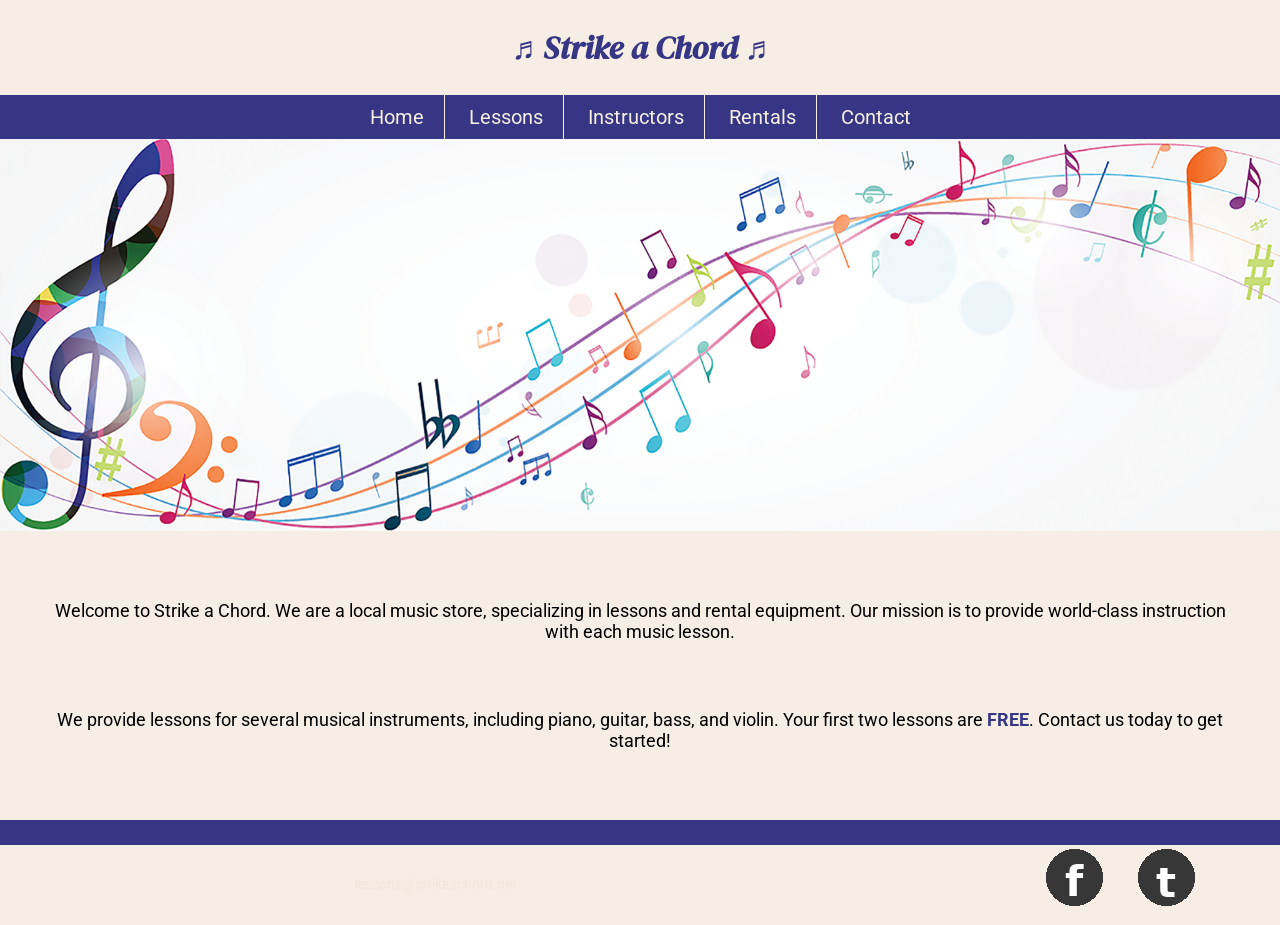
<file: index.html>
<!DOCTYPE html>
<!--
    Student Name: Antawyone Owens
    File Name: index.html
    Date: 04/28/2026
-->
<html lang="en">
<head>
    <title>Music Lessons - Rentals | Strike a Chord</title>
    <meta charset="utf-8">
    
    <meta name="description" content="Strike a Chord specializes in music lessons and music rental equipment.">
<meta name="viewport" content="width=device-width, initial-scale=1.0">

    <link rel="preconnect" href="https://fonts.googleapis.com">
    <link rel="preconnect" href="https://fonts.gstatic.com" crossorigin>
    <link href="https://fonts.googleapis.com/css2?family=DM+Serif+Display:ital@1&family=Roboto:ital,wght@0,100..900;1,100..900&display=swap" rel="stylesheet">

    <link rel="shortcut icon" href="images/favicon.ico">
    <link rel="icon" type="image/png" sizes="32x32" href="images/favicon-32.png">
    <link rel="apple-touch-icon" sizes="180x180" href="images/apple-touch-icon.png">
    <link rel="icon" sizes="192x192" href="images/android-chrome-192.png">

    <link href="css/styles.css" rel="stylesheet">
</head>

<body>
    <!-- Mobile Nav -->
    <nav class="mobile-nav">
        <div id="menu-links">
            <a href="index.html">Home</a>
            <a href="lessons.html">Lessons</a>
            <a href="instructors.html">Instructors</a>
            <a href="rentals.html">Rentals</a>
            <a href="contact.html">Contact Us</a>
        </div>
        <a class="menu-icon" onclick="hamburger()">
            <div>&#9776;</div>
        </a>
    </nav>
    <header>
        <h1>
            <span class="tab-desk">&#9836;</span>
            Strike a Chord
            <span class="tab-desk">&#9836;</span>
        </h1>
    </header>
    <nav class="tab-desk">
        <ul>
            <li><a href="index.html">Home</a></li>
            <li><a href="lessons.html">Lessons</a></li>
            <li><a href="instructors.html">Instructors</a></li>
            <li><a href="rentals.html">Rentals</a></li>
            <li><a href="contact.html">Contact</a></li>
        </ul>
    </nav>

    <div id="hero" class="tab-desk">
        <img src="images/music-notes.png" alt="colorful music notes">
    </div>

    <main>
        <div id="intro">
            <p>
                Welcome to Strike a Chord. We are a local music store, specializing in lessons and rental equipment.
                Our mission is to provide world-class instruction with each music lesson.
            </p>

            <p>
                We provide lessons for several musical instruments, including piano, guitar, bass, and violin.
                Your first two lessons are <span class="action">FREE</span>. Contact us today to get started!
            </p>
        </div>
    </main>

    <footer>
        <div class="copyright">
            <p>&copy; Copyright 2021. All Rights Reserved.</p>
            <p>Email: <a href="mailto:lessons@strikeachord.net">lessons@strikeachord.net</a></p>
        </div>

        <div class="social">
            <a href="https://www.facebook.com" target="_blank"><img src="images/facebook-logo.png" alt="Facebook logo"></a>
            <a href="https://www.twitter.com" target="_blank"><img src="images/twitter-logo.png" alt="Twitter logo"></a>
        </div>
    </footer>

    <script src="scripts/script.js"></script>
</body>
</html>
</file>
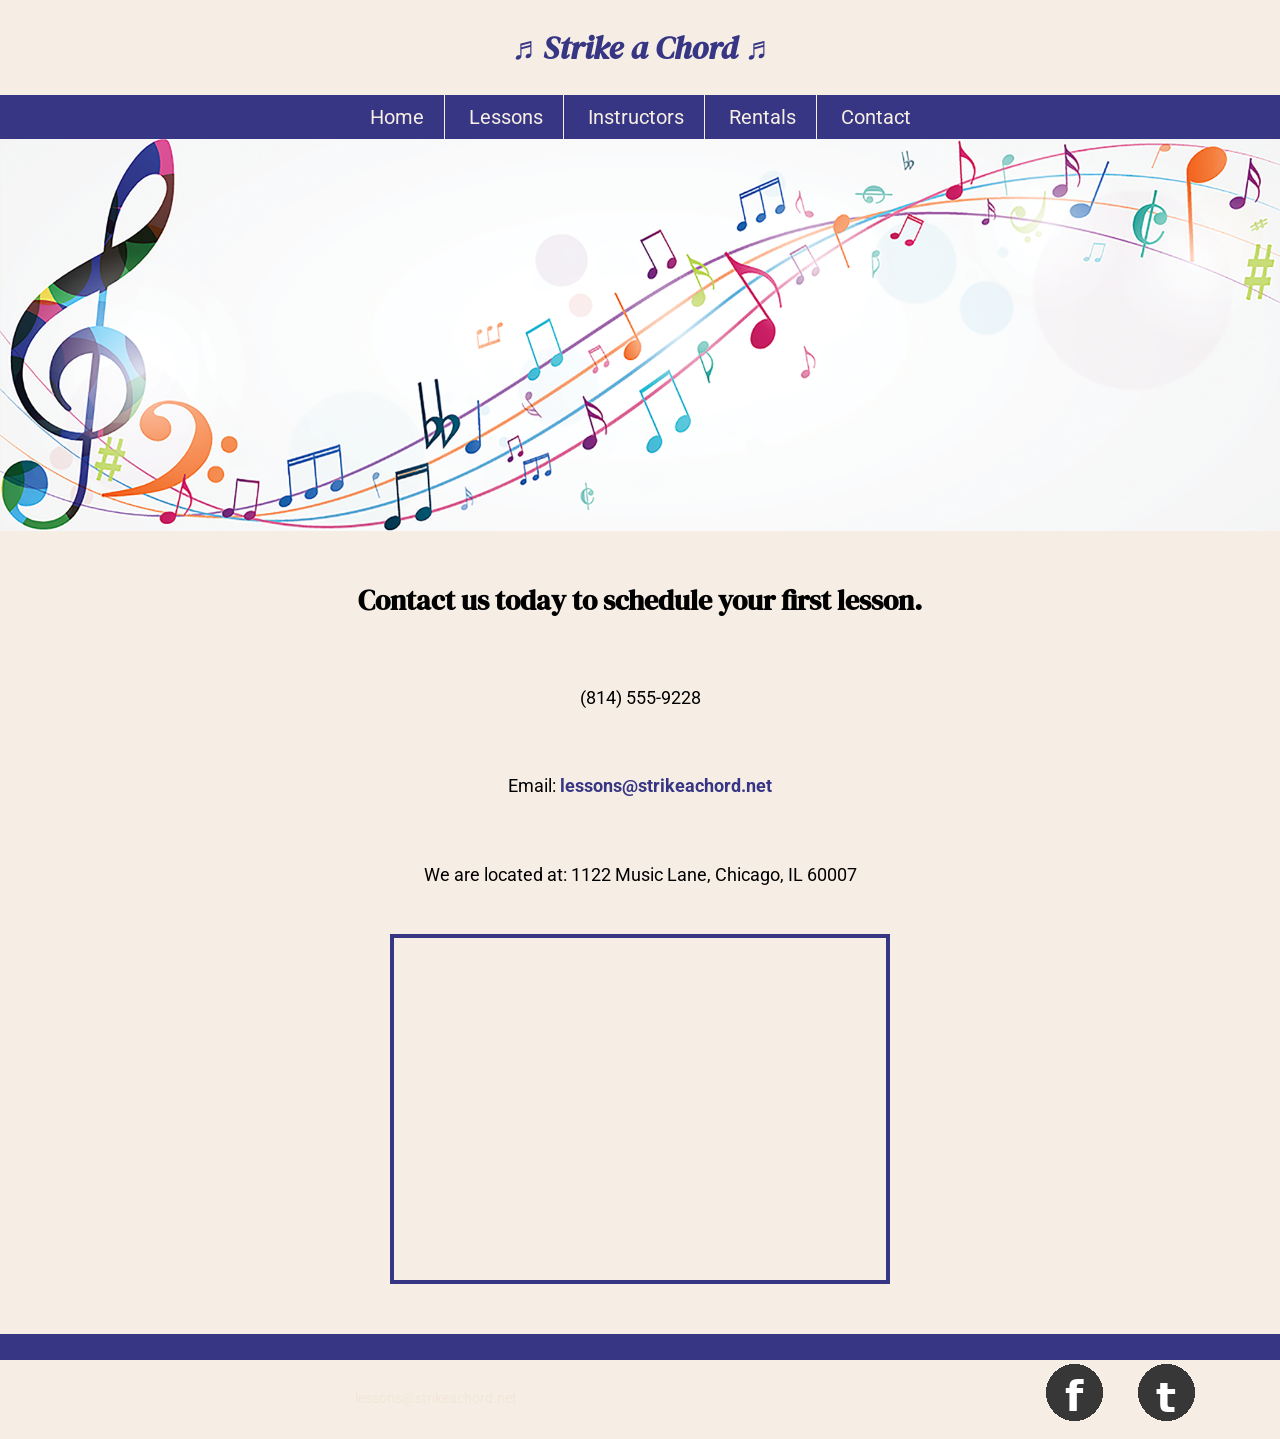
<file: contact.html>
<!DOCTYPE html>
<!--
    Student Name: Antawyone Owens
    File Name: contact.html
    Date: 04/28/2026
-->
<html lang="en">
<head>
    <title>Location | Strike a Chord</title>
    <meta charset="utf-8">
    
    <meta name="description" content="Contact us at (814)555-9228 or visit us at 1122 Music Lane, Chicago, IL for more information.">
<meta name="viewport" content="width=device-width, initial-scale=1.0">

    <link rel="preconnect" href="https://fonts.googleapis.com">
    <link rel="preconnect" href="https://fonts.gstatic.com" crossorigin>
    <link href="https://fonts.googleapis.com/css2?family=DM+Serif+Display:ital@1&family=Roboto:ital,wght@0,100..900;1,100..900&display=swap" rel="stylesheet">

    <link rel="shortcut icon" href="images/favicon.ico">
    <link rel="icon" type="image/png" sizes="32x32" href="images/favicon-32.png">
    <link rel="apple-touch-icon" sizes="180x180" href="images/apple-touch-icon.png">
    <link rel="icon" sizes="192x192" href="images/android-chrome-192.png">

    <link href="css/styles.css" rel="stylesheet">
</head>

<body>
    <!-- Mobile Nav -->
    <nav class="mobile-nav">
        <div id="menu-links">
            <a href="index.html">Home</a>
            <a href="lessons.html">Lessons</a>
            <a href="instructors.html">Instructors</a>
            <a href="rentals.html">Rentals</a>
            <a href="contact.html">Contact Us</a>
        </div>
        <a class="menu-icon" onclick="hamburger()">
            <div>&#9776;</div>
        </a>
    </nav>
    <header>
        <h1>
            <span class="tab-desk">&#9836;</span>
            Strike a Chord
            <span class="tab-desk">&#9836;</span>
        </h1>
    </header>
    <nav class="tab-desk">
        <ul>
            <li><a href="index.html">Home</a></li>
            <li><a href="lessons.html">Lessons</a></li>
            <li><a href="instructors.html">Instructors</a></li>
            <li><a href="rentals.html">Rentals</a></li>
            <li><a href="contact.html">Contact</a></li>
        </ul>
    </nav>

    <div id="hero" class="tab-desk">
        <img src="images/music-notes.png" alt="colorful music notes">
    </div>

    <main>
        <div id="contact">
            <h2>Contact us today to schedule your first lesson.</h2>

            <p class="tel-link mobile">
                <a href="tel:8145559228">(814) 555-9228</a>
            </p>

            <p class="tab-desk">(814) 555-9228</p>

            <p>
                Email:
                <a class="email-link" href="mailto:lessons@strikeachord.net">lessons@strikeachord.net</a>
            </p>

            <p>We are located at: 1122 Music Lane, Chicago, IL 60007</p>

            <iframe class="map"
                src="https://www.google.com/maps?q=Chicago,+IL&amp;output=embed"
                loading="lazy"
                allowfullscreen>
            </iframe>
        </div>
    </main>

    <footer>
        <div class="copyright">
            <p>&copy; Copyright 2021. All Rights Reserved.</p>
            <p>Email: <a href="mailto:lessons@strikeachord.net">lessons@strikeachord.net</a></p>
        </div>

        <div class="social">
            <a href="https://www.facebook.com" target="_blank"><img src="images/facebook-logo.png" alt="Facebook logo"></a>
            <a href="https://www.twitter.com" target="_blank"><img src="images/twitter-logo.png" alt="Twitter logo"></a>
        </div>
    </footer>

    <script src="scripts/script.js"></script>
</body>
</html>
</file>
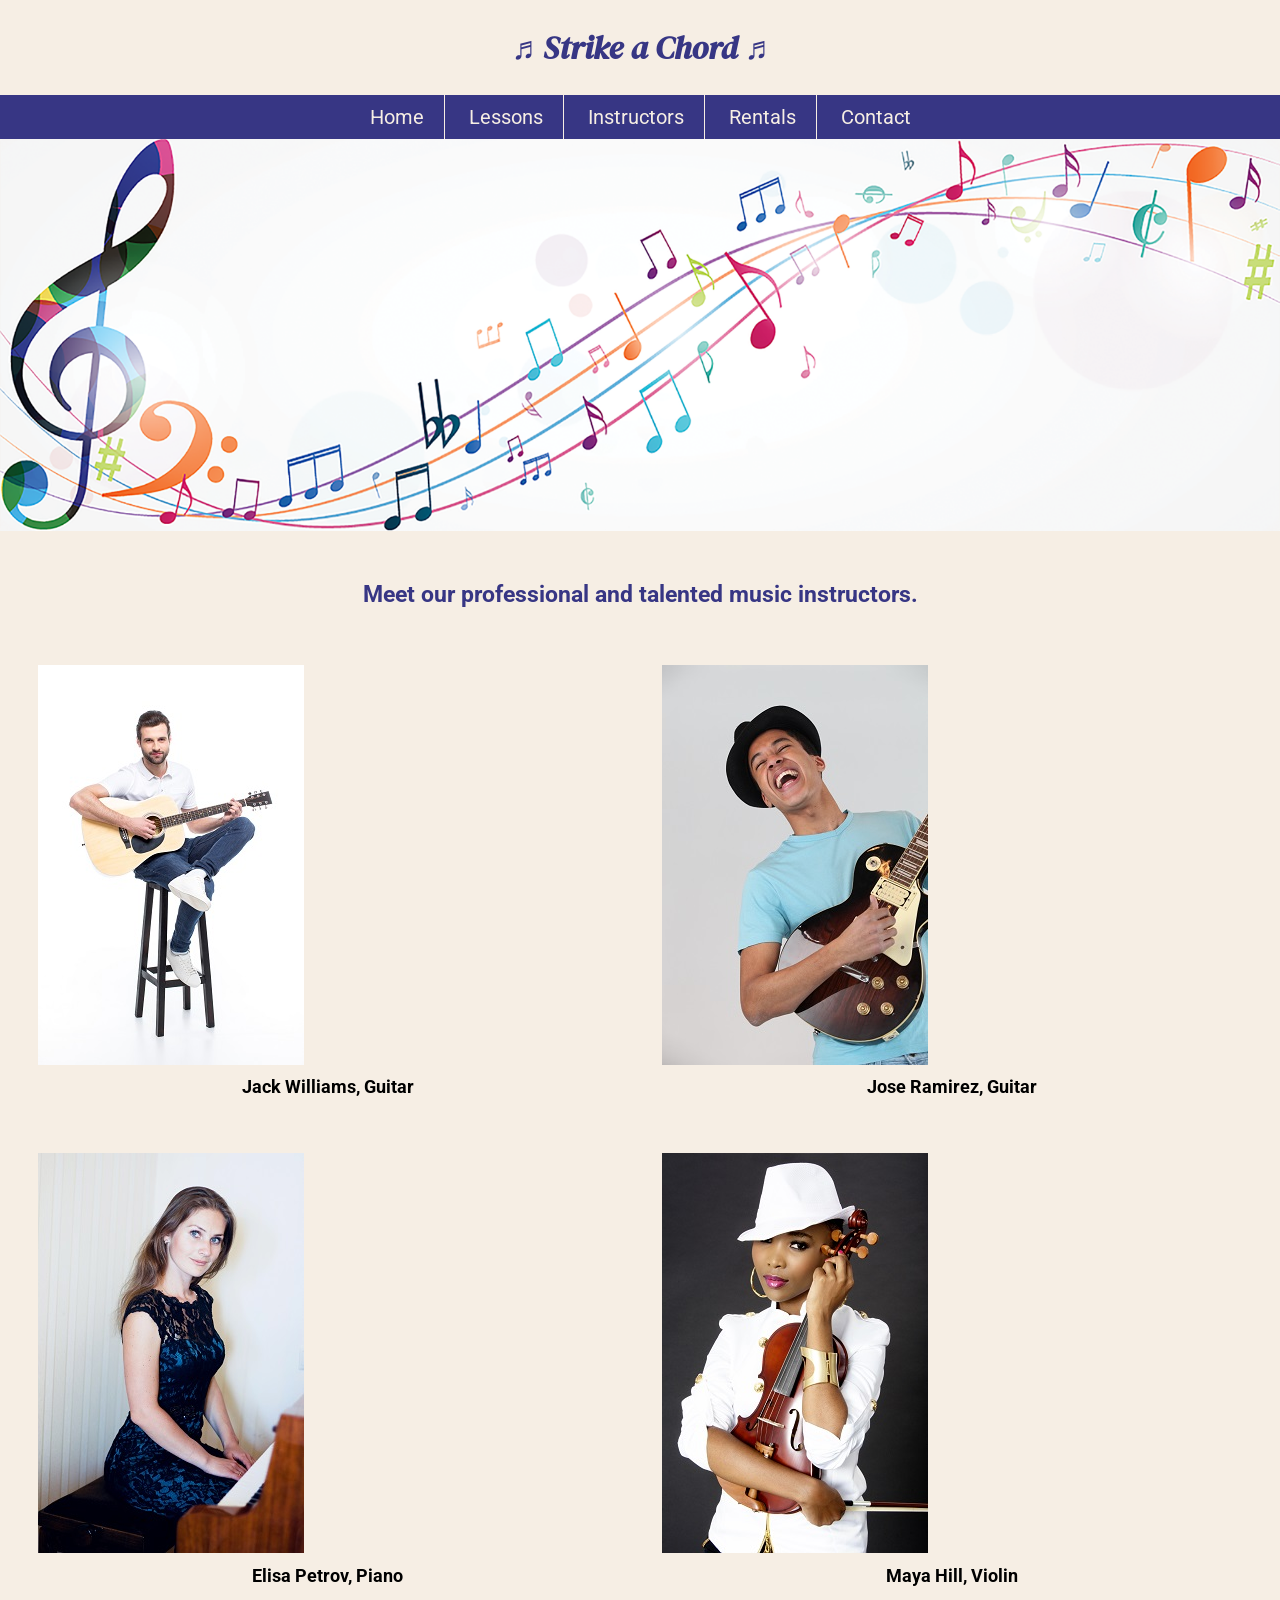
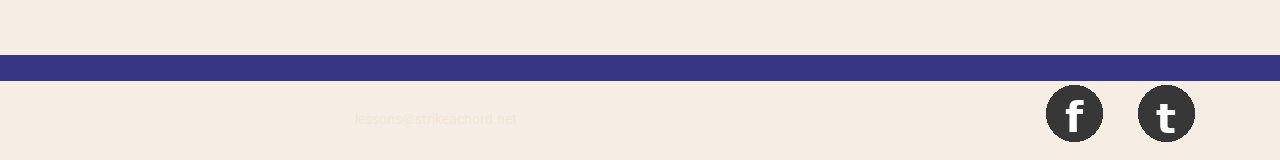
<file: instructors.html>
<!DOCTYPE html>
<!--
    Student Name: Antawyone Owens
    File Name: instructors.html
    Date: 04/28/2026
-->
<html lang="en">
<head>
    <title>Instructors | Strike a Chord</title>
    <meta charset="utf-8">
    
    <meta name="description" content="Our instructors are knowledgeable and professional.">
<meta name="viewport" content="width=device-width, initial-scale=1.0">

    <link rel="preconnect" href="https://fonts.googleapis.com">
    <link rel="preconnect" href="https://fonts.gstatic.com" crossorigin>
    <link href="https://fonts.googleapis.com/css2?family=DM+Serif+Display:ital@1&family=Roboto:ital,wght@0,100..900;1,100..900&display=swap" rel="stylesheet">

    <link rel="shortcut icon" href="images/favicon.ico">
    <link rel="icon" type="image/png" sizes="32x32" href="images/favicon-32.png">
    <link rel="apple-touch-icon" sizes="180x180" href="images/apple-touch-icon.png">
    <link rel="icon" sizes="192x192" href="images/android-chrome-192.png">

    <link href="css/styles.css" rel="stylesheet">
</head>

<body>
    <!-- Mobile Nav -->
    <nav class="mobile-nav">
        <div id="menu-links">
            <a href="index.html">Home</a>
            <a href="lessons.html">Lessons</a>
            <a href="instructors.html">Instructors</a>
            <a href="rentals.html">Rentals</a>
            <a href="contact.html">Contact Us</a>
        </div>
        <a class="menu-icon" onclick="hamburger()">
            <div>&#9776;</div>
        </a>
    </nav>
    <header>
        <h1>
            <span class="tab-desk">&#9836;</span>
            Strike a Chord
            <span class="tab-desk">&#9836;</span>
        </h1>
    </header>
    <nav class="tab-desk">
        <ul>
            <li><a href="index.html">Home</a></li>
            <li><a href="lessons.html">Lessons</a></li>
            <li><a href="instructors.html">Instructors</a></li>
            <li><a href="rentals.html">Rentals</a></li>
            <li><a href="contact.html">Contact</a></li>
        </ul>
    </nav>

    <div id="hero" class="tab-desk">
        <img src="images/music-notes.png" alt="colorful music notes">
    </div>

    <main class="grid">
        <aside>
            Meet our professional and talented music instructors.
        </aside>

        <figure>
            <img src="images/guitar-instructor.jpg" alt="guitar instructor">
            <figcaption>Jack Williams, Guitar</figcaption>
        </figure>

        <figure>
            <img src="images/electric-guitar-instructor.jpg" alt="electric guitar instructor">
            <figcaption>Jose Ramirez, Guitar</figcaption>
        </figure>

        <figure>
            <img src="images/piano-instructor.jpg" alt="piano instructor">
            <figcaption>Elisa Petrov, Piano</figcaption>
        </figure>

        <figure>
            <img src="images/violin-instructor.jpg" alt="violin instructor">
            <figcaption>Maya Hill, Violin</figcaption>
        </figure>
    </main>

    <footer>
        <div class="copyright">
            <p>&copy; Copyright 2021. All Rights Reserved.</p>
            <p>Email: <a href="mailto:lessons@strikeachord.net">lessons@strikeachord.net</a></p>
        </div>

        <div class="social">
            <a href="https://www.facebook.com" target="_blank"><img src="images/facebook-logo.png" alt="Facebook logo"></a>
            <a href="https://www.twitter.com" target="_blank"><img src="images/twitter-logo.png" alt="Twitter logo"></a>
        </div>
    </footer>

    <script src="scripts/script.js"></script>
</body>
</html>
</file>
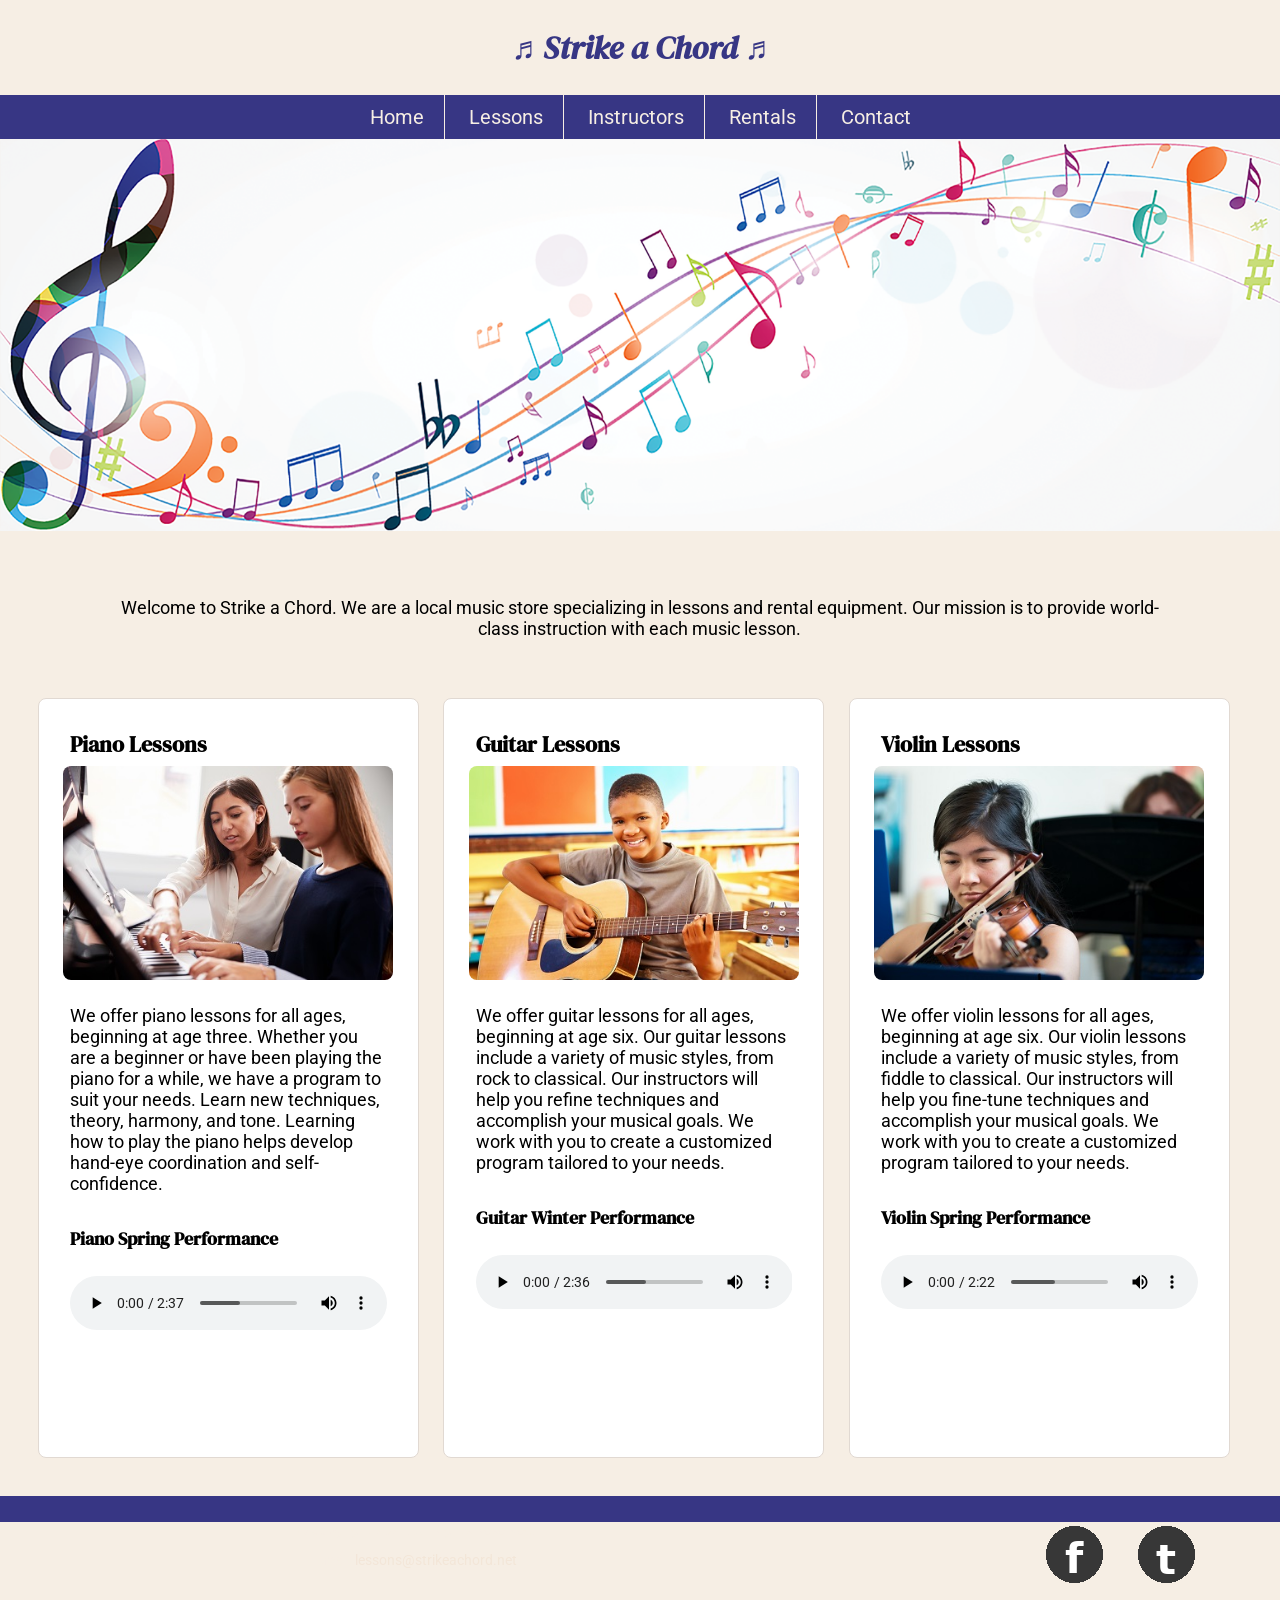
<file: lessons.html>
<!DOCTYPE html>
<!--
    Student Name: Antawyone Owens
    File Name: lessons.html
    Date: 04/28/2026
-->
<html lang="en">
<head>
    <title>Piano, Guitar, Violin Lessons | Strike a Chord</title>
    <meta charset="utf-8">
    
    <meta name="description" content="We provide music lessons for piano, guitar, electric guitar, bass guitar, ukelele, and the violin. Your first two lessons are free.">
<meta name="viewport" content="width=device-width, initial-scale=1.0">

    <link rel="preconnect" href="https://fonts.googleapis.com">
    <link rel="preconnect" href="https://fonts.gstatic.com" crossorigin>
    <link href="https://fonts.googleapis.com/css2?family=DM+Serif+Display:ital@1&family=Roboto:ital,wght@0,100..900;1,100..900&display=swap" rel="stylesheet">

    <link rel="shortcut icon" href="images/favicon.ico">
    <link rel="icon" type="image/png" sizes="32x32" href="images/favicon-32.png">
    <link rel="apple-touch-icon" sizes="180x180" href="images/apple-touch-icon.png">
    <link rel="icon" sizes="192x192" href="images/android-chrome-192.png">

    <link href="css/styles.css" rel="stylesheet">
</head>

<body>
    <!-- Mobile Nav -->
    <nav class="mobile-nav">
        <div id="menu-links">
            <a href="index.html">Home</a>
            <a href="lessons.html">Lessons</a>
            <a href="instructors.html">Instructors</a>
            <a href="rentals.html">Rentals</a>
            <a href="contact.html">Contact Us</a>
        </div>
        <a class="menu-icon" onclick="hamburger()">
            <div>&#9776;</div>
        </a>
    </nav>
    <header>
        <h1>
            <span class="tab-desk">&#9836;</span>
            Strike a Chord
            <span class="tab-desk">&#9836;</span>
        </h1>
    </header>
    <nav class="tab-desk">
        <ul>
            <li><a href="index.html">Home</a></li>
            <li><a href="lessons.html">Lessons</a></li>
            <li><a href="instructors.html">Instructors</a></li>
            <li><a href="rentals.html">Rentals</a></li>
            <li><a href="contact.html">Contact</a></li>
        </ul>
    </nav>

    <div id="hero" class="tab-desk">
        <img src="images/music-notes.png" alt="colorful music notes">
    </div>

    <main>
        <section id="info">
            <p>
                Welcome to Strike a Chord. We are a local music store specializing in lessons and rental equipment.
                Our mission is to provide world-class instruction with each music lesson.
            </p>
        </section>

        <section id="piano">
            <h3>Piano Lessons</h3>
            <img src="images/piano-lesson.jpg" alt="piano teacher and student sitting at a piano" class="round">
            <p>
                We offer piano lessons for all ages, beginning at age three. Whether you are a beginner or have been
                playing the piano for a while, we have a program to suit your needs. Learn new techniques, theory,
                harmony, and tone. Learning how to play the piano helps develop hand-eye coordination and self-confidence.
            </p>

            <h4>Piano Spring Performance</h4>
            <audio controls>
                <source src="media/piano.mp3" type="audio/mp3">
                <source src="media/piano.ogg" type="audio/ogg">
                Your browser does not support the audio element.
            </audio>
        </section>

        <section id="guitar">
            <h3>Guitar Lessons</h3>
            <img src="images/child-guitar.jpg" alt="child playing the guitar" class="round">
            <p>
                We offer guitar lessons for all ages, beginning at age six. Our guitar lessons include a variety of
                music styles, from rock to classical. Our instructors will help you refine techniques and accomplish
                your musical goals. We work with you to create a customized program tailored to your needs.
            </p>

            <h4>Guitar Winter Performance</h4>
            <audio controls>
                <source src="media/guitar.mp3" type="audio/mp3">
                <source src="media/guitar.ogg" type="audio/ogg">
                Your browser does not support the audio element.
            </audio>
        </section>

        <section id="violin">
            <h3>Violin Lessons</h3>
            <img src="images/woman-violin.jpg" alt="woman playing the violin" class="round">
            <p>
                We offer violin lessons for all ages, beginning at age six. Our violin lessons include a variety of
                music styles, from fiddle to classical. Our instructors will help you fine-tune techniques and
                accomplish your musical goals. We work with you to create a customized program tailored to your needs.
            </p>

            <h4>Violin Spring Performance</h4>
            <audio controls>
                <source src="media/violin.mp3" type="audio/mp3">
                <source src="media/violin.ogg" type="audio/ogg">
                Your browser does not support the audio element.
            </audio>
        </section>
    </main>

    <footer>
        <div class="copyright">
            <p>&copy; Copyright 2021. All Rights Reserved.</p>
            <p>Email: <a href="mailto:lessons@strikeachord.net">lessons@strikeachord.net</a></p>
        </div>

        <div class="social">
            <a href="https://www.facebook.com" target="_blank"><img src="images/facebook-logo.png" alt="Facebook logo"></a>
            <a href="https://www.twitter.com" target="_blank"><img src="images/twitter-logo.png" alt="Twitter logo"></a>
        </div>
    </footer>

    <script src="scripts/script.js"></script>
</body>
</html>
</file>
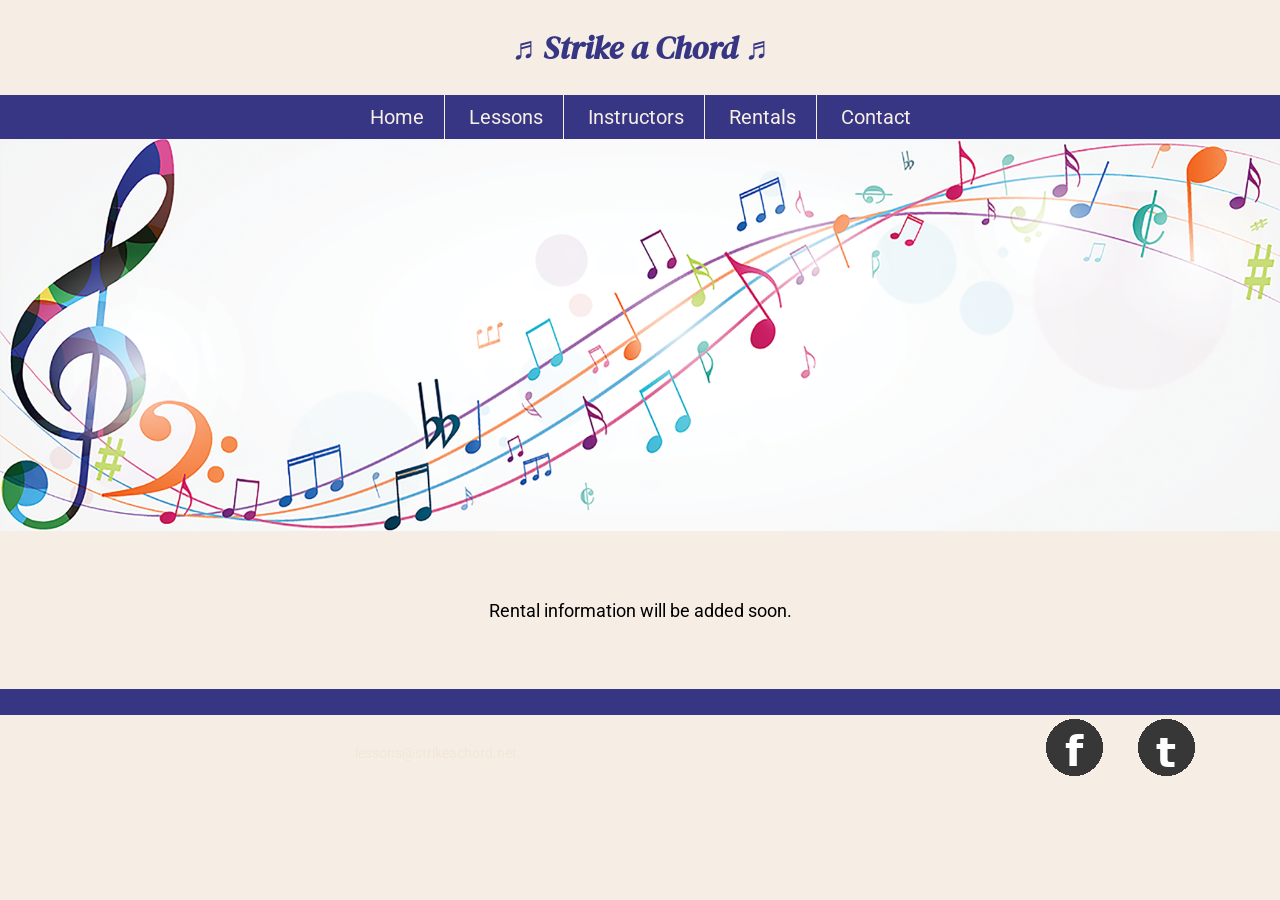
<file: rentals.html>
<!DOCTYPE html>
<!--
    Student Name: Antawyone Owens
    File Name: rentals.html
    Date: 04/28/2026
-->
<html lang="en">
<head>
    <title>Music Rental Equipment | Strike a Chord</title>
    <meta charset="utf-8">
    
    <meta name="description" content="Need music rental equipment? We rent guitars, keyboards, drum kits, microphones, and DJ equipment.">
<meta name="viewport" content="width=device-width, initial-scale=1.0">

    <link rel="preconnect" href="https://fonts.googleapis.com">
    <link rel="preconnect" href="https://fonts.gstatic.com" crossorigin>
    <link href="https://fonts.googleapis.com/css2?family=DM+Serif+Display:ital@1&family=Roboto:ital,wght@0,100..900;1,100..900&display=swap" rel="stylesheet">

    <link rel="shortcut icon" href="images/favicon.ico">
    <link rel="icon" type="image/png" sizes="32x32" href="images/favicon-32.png">
    <link rel="apple-touch-icon" sizes="180x180" href="images/apple-touch-icon.png">
    <link rel="icon" sizes="192x192" href="images/android-chrome-192.png">

    <link href="css/styles.css" rel="stylesheet">
</head>

<body>
    <!-- Mobile Nav -->
    <nav class="mobile-nav">
        <div id="menu-links">
            <a href="index.html">Home</a>
            <a href="lessons.html">Lessons</a>
            <a href="instructors.html">Instructors</a>
            <a href="rentals.html">Rentals</a>
            <a href="contact.html">Contact Us</a>
        </div>
        <a class="menu-icon" onclick="hamburger()">
            <div>&#9776;</div>
        </a>
    </nav>
    <header>
        <h1>
            <span class="tab-desk">&#9836;</span>
            Strike a Chord
            <span class="tab-desk">&#9836;</span>
        </h1>
    </header>
    <nav class="tab-desk">
        <ul>
            <li><a href="index.html">Home</a></li>
            <li><a href="lessons.html">Lessons</a></li>
            <li><a href="instructors.html">Instructors</a></li>
            <li><a href="rentals.html">Rentals</a></li>
            <li><a href="contact.html">Contact</a></li>
        </ul>
    </nav>

    <div id="hero" class="tab-desk">
        <img src="images/music-notes.png" alt="colorful music notes">
    </div>

    <main>
        <div id="rental">
            <p>Rental information will be added soon.</p>
        </div>
    </main>

    <footer>
        <div class="copyright">
            <p>&copy; Copyright 2021. All Rights Reserved.</p>
            <p>Email: <a href="mailto:lessons@strikeachord.net">lessons@strikeachord.net</a></p>
        </div>

        <div class="social">
            <a href="https://www.facebook.com" target="_blank"><img src="images/facebook-logo.png" alt="Facebook logo"></a>
            <a href="https://www.twitter.com" target="_blank"><img src="images/twitter-logo.png" alt="Twitter logo"></a>
        </div>
    </footer>

    <script src="scripts/script.js"></script>
</body>
</html>
</file>
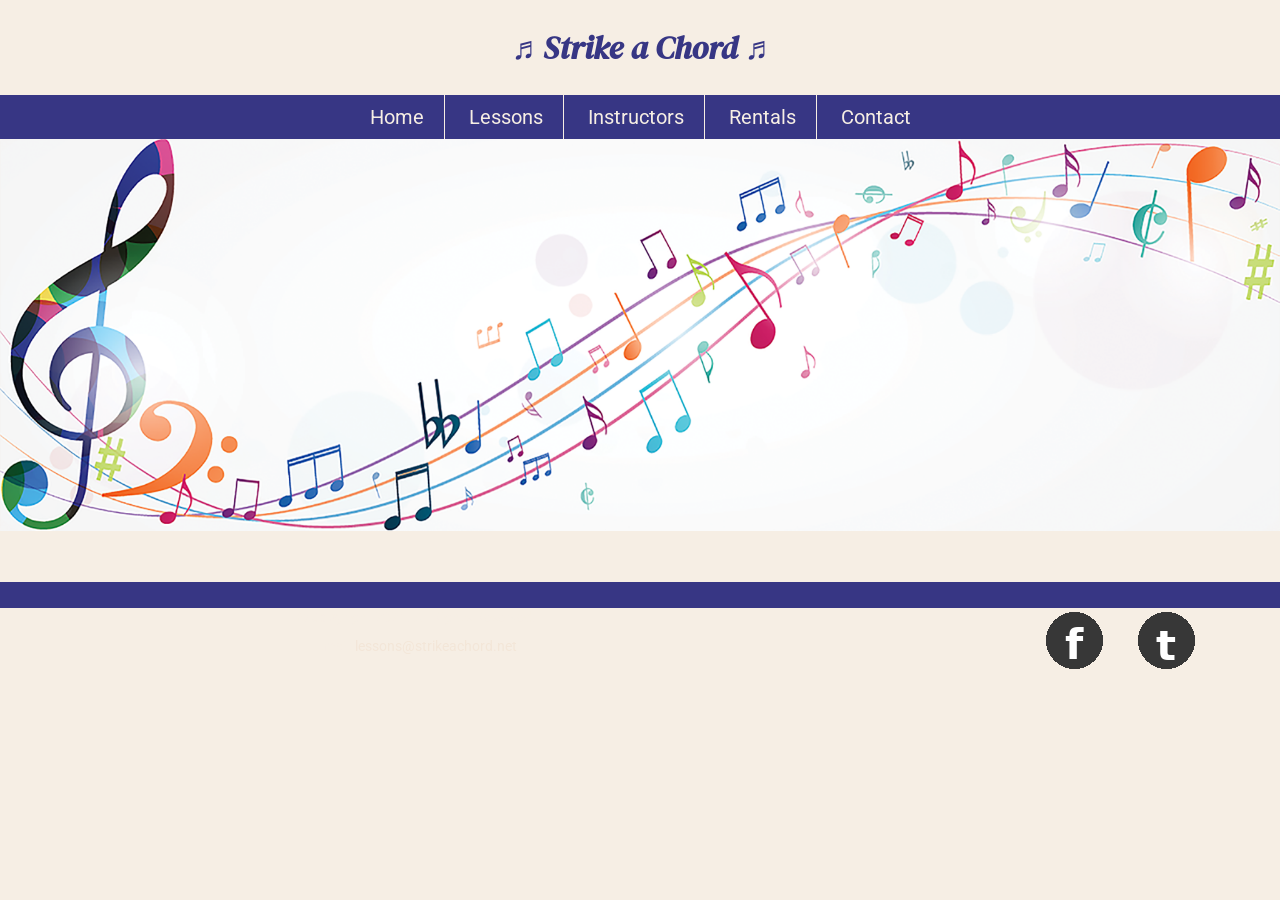
<file: template.html>
<!DOCTYPE html>
<!--
    Student Name: Antawyone Owens
    File Name: template.html
    Date: 04/28/2026
-->
<html lang="en">
<head>
    <title>Strike a Chord</title>
    <meta charset="utf-8">
    
    <meta name="description" content="Strike a Chord specializes in music lessons and music rental equipment.">
<meta name="viewport" content="width=device-width, initial-scale=1.0">

    <link rel="preconnect" href="https://fonts.googleapis.com">
    <link rel="preconnect" href="https://fonts.gstatic.com" crossorigin>
    <link href="https://fonts.googleapis.com/css2?family=DM+Serif+Display:ital@1&family=Roboto:ital,wght@0,100..900;1,100..900&display=swap" rel="stylesheet">

    <link rel="shortcut icon" href="images/favicon.ico">
    <link rel="icon" type="image/png" sizes="32x32" href="images/favicon-32.png">
    <link rel="apple-touch-icon" sizes="180x180" href="images/apple-touch-icon.png">
    <link rel="icon" sizes="192x192" href="images/android-chrome-192.png">

    <link href="css/styles.css" rel="stylesheet">
</head>

<body>
    <!-- Mobile Nav -->
    <nav class="mobile-nav">
        <div id="menu-links">
            <a href="index.html">Home</a>
            <a href="lessons.html">Lessons</a>
            <a href="instructors.html">Instructors</a>
            <a href="rentals.html">Rentals</a>
            <a href="contact.html">Contact Us</a>
        </div>
        <a class="menu-icon" onclick="hamburger()">
            <div>&#9776;</div>
        </a>
    </nav>
    <header>
        <h1>
            <span class="tab-desk">&#9836;</span>
            Strike a Chord
            <span class="tab-desk">&#9836;</span>
        </h1>
    </header>
    <nav class="tab-desk">
        <ul>
            <li><a href="index.html">Home</a></li>
            <li><a href="lessons.html">Lessons</a></li>
            <li><a href="instructors.html">Instructors</a></li>
            <li><a href="rentals.html">Rentals</a></li>
            <li><a href="contact.html">Contact</a></li>
        </ul>
    </nav>

    <div id="hero" class="tab-desk">
        <img src="images/music-notes.png" alt="colorful music notes">
    </div>

    <main>
        <div>
        </div>
    </main>

    <footer>
        <div class="copyright">
            <p>&copy; Copyright 2021. All Rights Reserved.</p>
            <p>Email: <a href="mailto:lessons@strikeachord.net">lessons@strikeachord.net</a></p>
        </div>

        <div class="social">
            <a href="https://www.facebook.com" target="_blank"><img src="images/facebook-logo.png" alt="Facebook logo"></a>
            <a href="https://www.twitter.com" target="_blank"><img src="images/twitter-logo.png" alt="Twitter logo"></a>
        </div>
    </footer>

    <script src="scripts/script.js"></script>
</body>
</html>
</file>
<file: css/styles.css>
/* 
    Student Name: Antawyone Owens
    File Name: styles.css
    Date: 04/16/2026
*/

/* CSS Reset */
body, header, nav, main, footer, h1, h2, h3, h4, div, img, ul, li, section, article, aside, figure, figcaption, audio, iframe {
    margin: 0;
    padding: 0;
    border: 0;
}

/* Box sizing */
* {
    box-sizing: border-box;
}

/* Style rules for body and images */
body {
    background-color: #f6eee4;
    font-family: "Roboto", Arial, sans-serif;
}

img {
    max-width: 100%;
    display: block;
}

/* Mobile style rules */
.tab-desk,
#hero,
#menu-links {
    display: none;
}

.mobile {
    display: block;
}

header {
    text-align: center;
    color: #373684;
    padding: 2%;
    font-family: "DM Serif Display", serif;
}

header h1 {
    font-style: italic;
    font-size: 1.5em;
    padding: 4%;
    margin-right: 15%;
}

nav {
    background-color: #373684;
}

.mobile-nav a {
    color: #fff;
    text-align: center;
    font-size: 2em;
    text-decoration: none;
    padding: 3%;
    display: block;
}

.mobile-nav a.menu-icon {
    display: block;
    position: absolute;
    right: 0;
    top: 0;
}

.menu-icon div {
    height: 50px;
    width: 50px;
    background-color: #373684;
}

main {
    padding: 2%;
    font-size: 1.15em;
    overflow: auto;
}

main p {
    padding: 2%;
}

main h2,
main h3,
main h4 {
    padding: 2%;
    font-family: "DM Serif Display", serif;
}

.action {
    font-weight: bold;
    color: #373684;
}

#intro,
#contact,
#rental {
    text-align: center;
}

#info {
    margin-bottom: 2%;
}

.round {
    border-radius: 8px;
}

#piano,
#guitar,
#violin {
    margin: 2% 0;
    padding: 2%;
    background-color: #fff;
    border: 1px solid #e1d9d2;
    border-radius: 8px;
}

audio {
    display: block;
    margin: 1em 2%;
    width: 96%;
}

.tel-link {
    background-color: #373684;
    padding: 2%;
    width: 80%;
    margin: 0 auto;
    border-radius: 5px;
}

.tel-link a {
    color: #f6eee4;
    text-decoration: none;
    font-size: 1.5em;
    display: block;
}

.email-link {
    color: #373684;
    font-weight: bold;
    text-decoration: none;
}

.map {
    border: 4px solid #373684;
    width: 95%;
    height: 300px;
    margin: 2% auto;
    display: block;
}

aside {
    text-align: center;
    font-size: 1.25em;
    font-weight: bold;
    margin: 2%;
    color: #373684;
}

figure {
    margin: 2%;
}

figcaption {
    padding: 2%;
    text-align: center;
    font-weight: bold;
}

footer {
    text-align: center;
    font-size: 0.85em;
    background-color: #373684;
    color: #f6eee4;
    padding: 1% 0;
}

footer a {
    color: #f3e6d8;
    text-decoration: none;
}

.social img {
    display: inline-block;
    padding: 4%;
}

/* Tablet Viewport */
@media screen and (min-width: 550px), print {

    .mobile,
    .mobile-nav {
        display: none;
    }

    .tab-desk {
        display: block;
    }

    span.tab-desk {
        display: inline;
    }

    #hero {
        display: block;
    }

    #hero img {
        width: 100%;
    }

    /* Tablet Viewport: Style rule for header content */
    header h1 {
        margin: 0;
        padding: 0;
        font-size: 2em;
    }

    /* Tablet Nav Area Style Rules */
    nav ul {
        list-style-type: none;
        text-align: center;
    }

    nav li {
        display: inline-block;
        font-size: 1.25em;
        border-right: 1px solid #f6eee4;
    }

    nav li:last-child {
        border-right: none;
    }

    nav li a {
        display: block;
        color: #f6eee4;
        text-align: center;
        padding: 0.5em 1em;
        text-decoration: none;
    }

    .grid {
        display: grid;
        grid-template-columns: auto auto;
        grid-gap: 20px;
    }

    aside {
        grid-column: 1 / span 2;
    }

    .map {
        width: 500px;
        height: 350px;
    }
    /* Tablet Viewport: Style rules for footer area */
    .copyright {
        float: left;
        width: 65%;
    }

    .social {
        float: right;
        width: 25%;
    }

}

/* Desktop Viewport */
@media screen and (min-width: 769px), print {

    nav li a:hover {
        color: #373684;
        background-color: #e5d5c0;
        transform: scale(1.2);
    }

    #info {
        text-align: center;
        width: 90%;
        margin: 0 auto 2% auto;
    }

    #piano,
    #guitar,
    #violin {
        float: left;
        width: 31%;
        margin: 1%;
        min-height: 760px;
    }

    #piano img,
    #guitar img,
    #violin img {
        margin: 0 auto;
    }

    main::after {
        content: "";
        display: table;
        clear: both;
    }
}

/* Print */
@media print {
    body {
        background-color: #fff;
        color: #000;
    }

    nav,
    .mobile,
    .mobile-nav {
        display: none;
    }

    main {
        font-size: 1em;
    }
}
</file>
